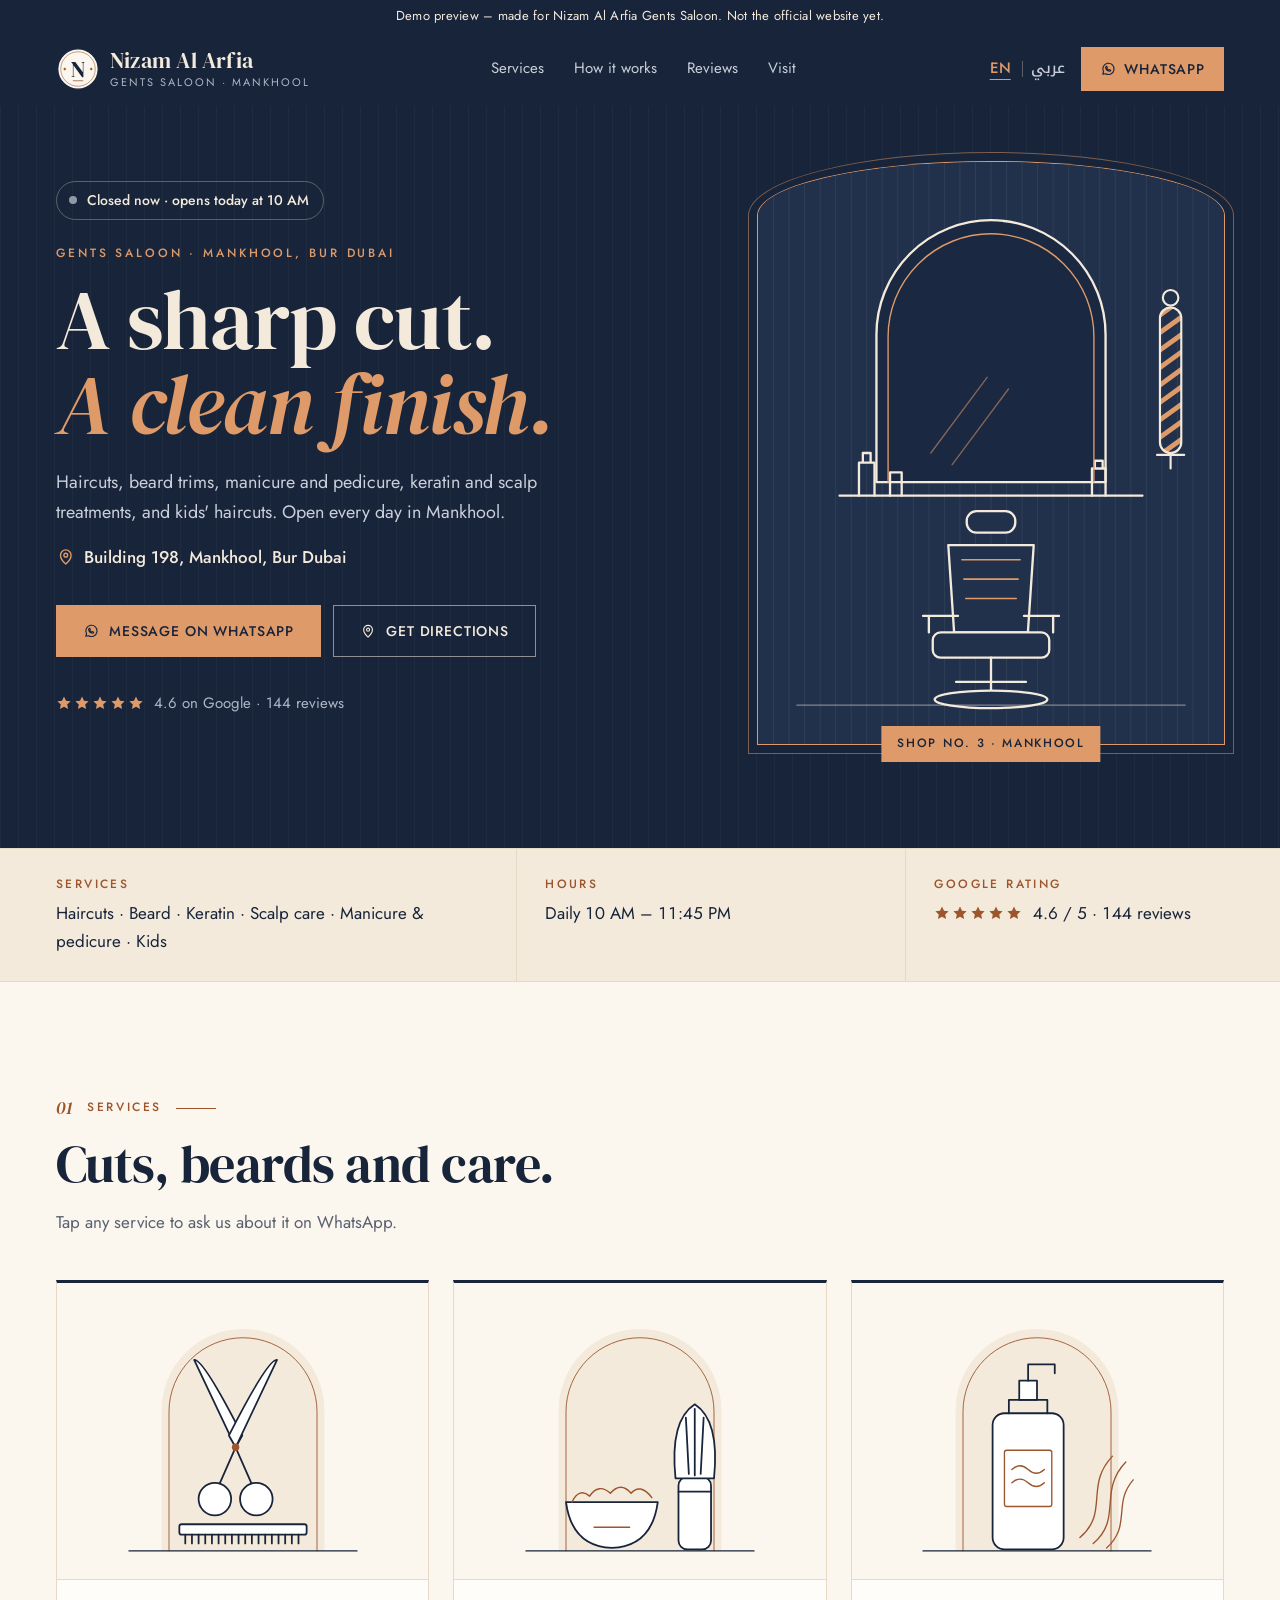
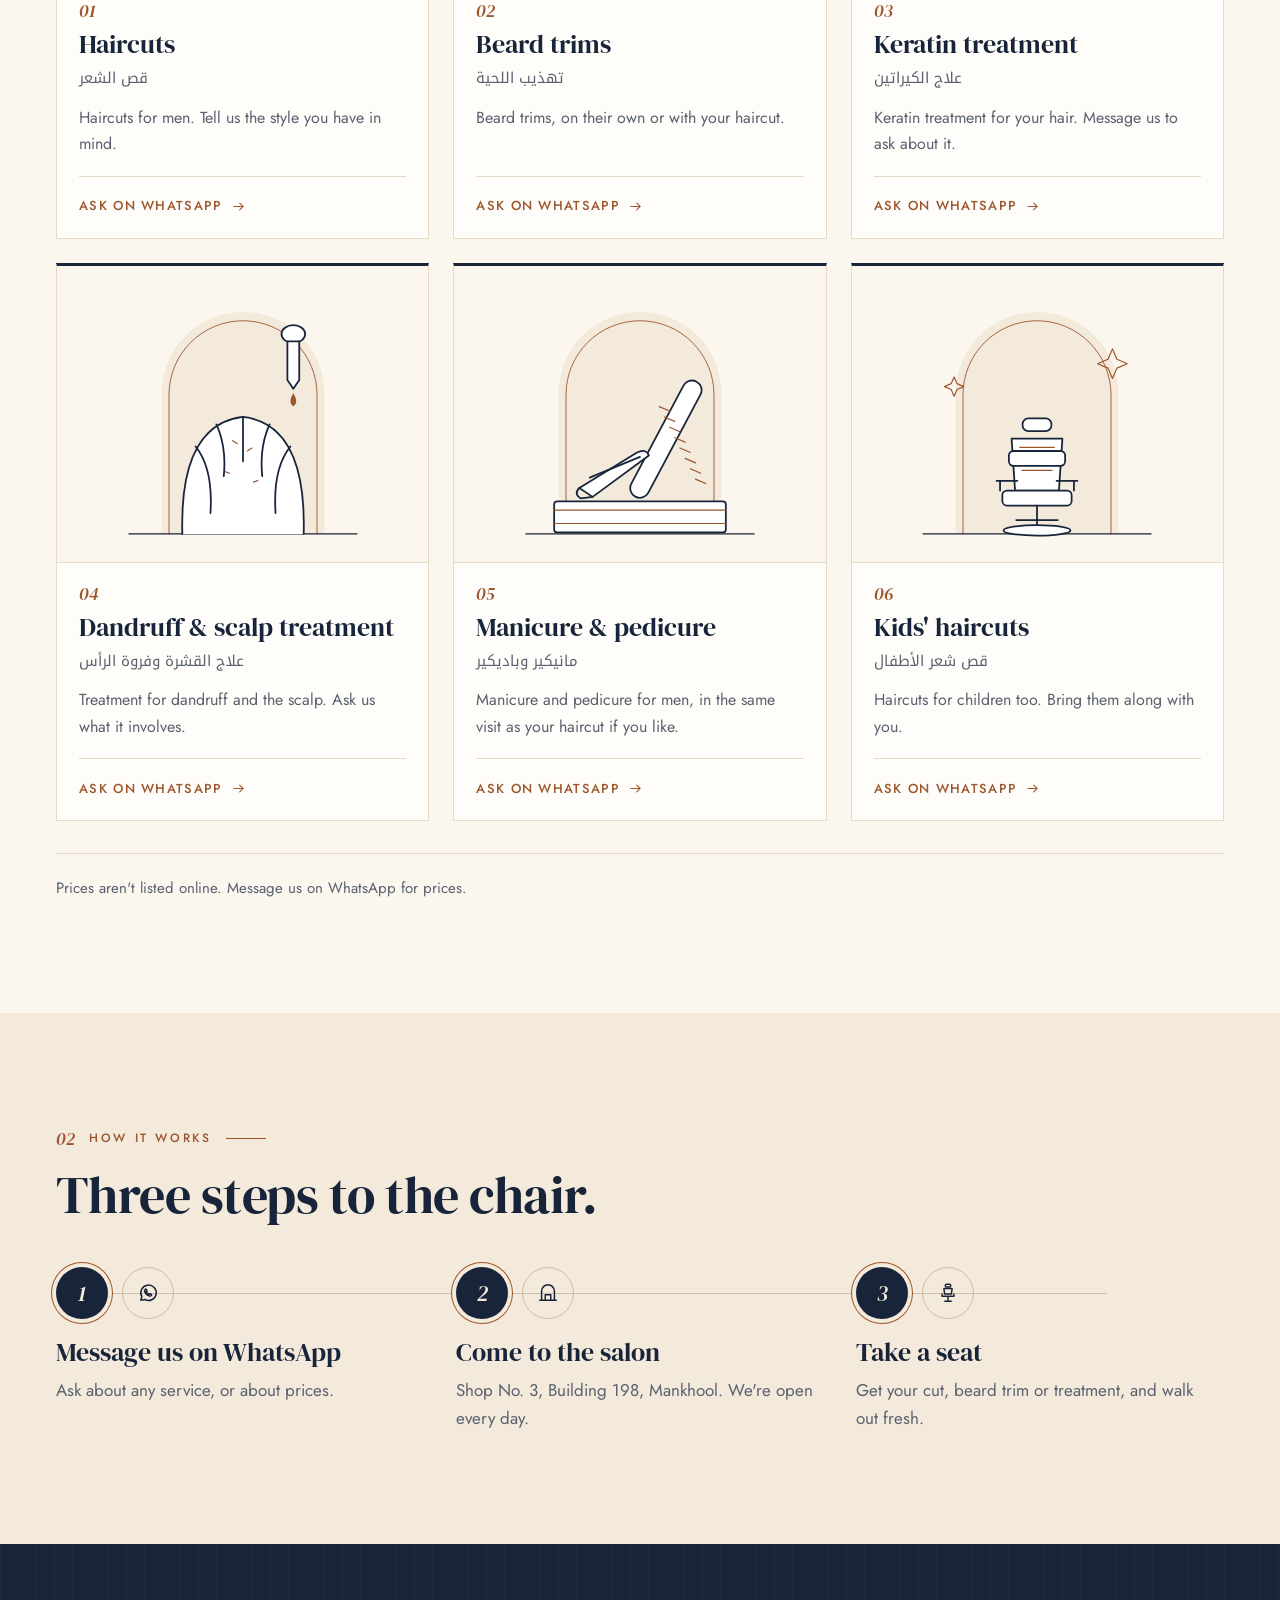
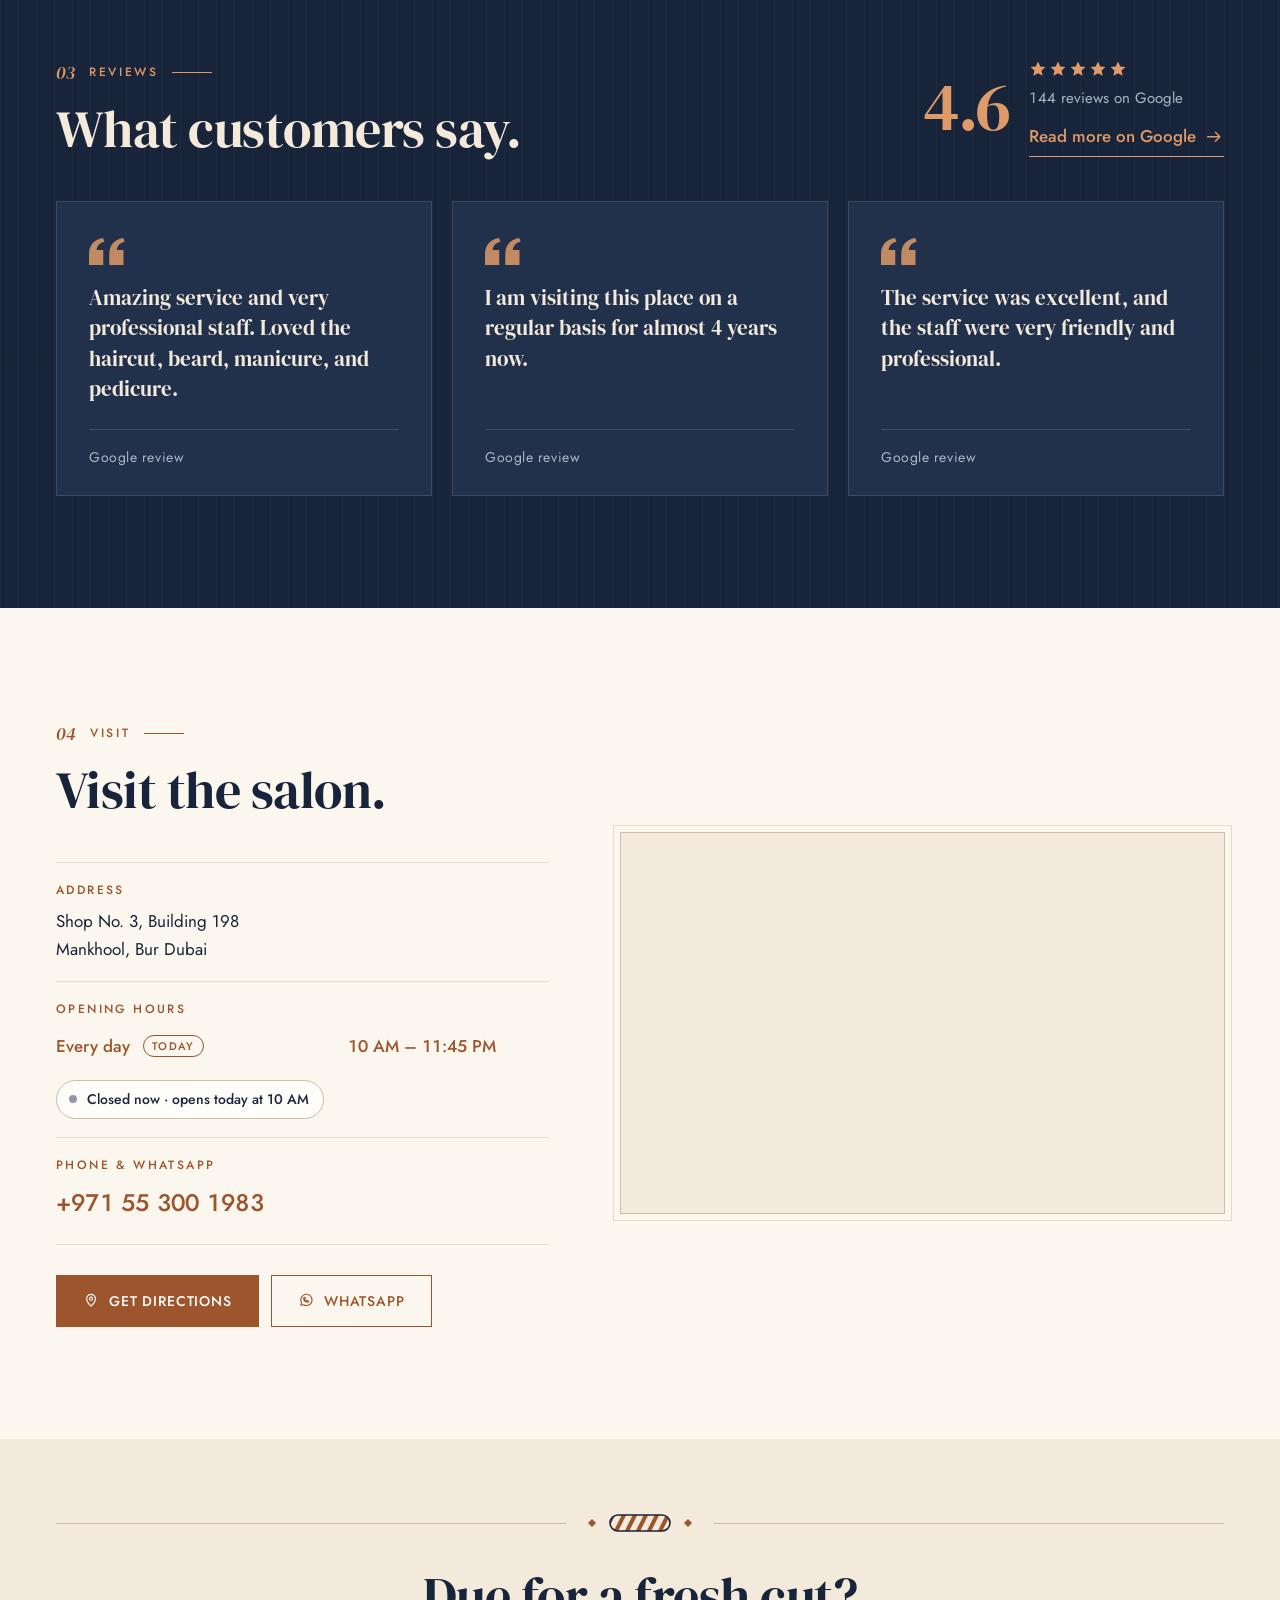
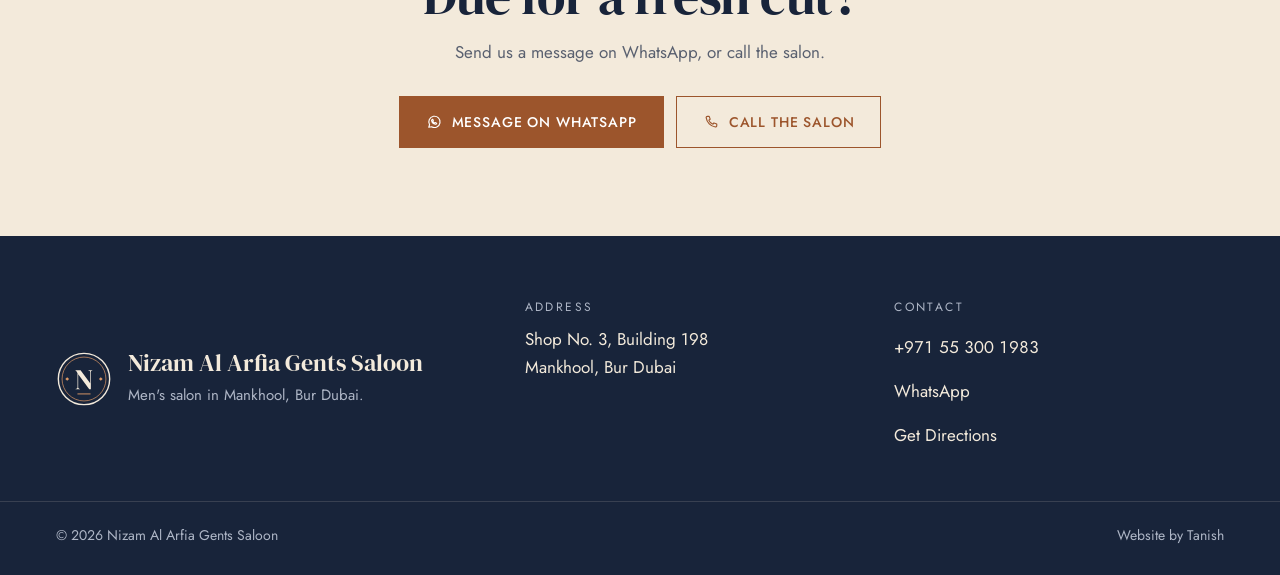
<file: index.html>
<!doctype html>
<html lang="en" dir="ltr">
<head>
  <meta charset="utf-8">
  <meta name="viewport" content="width=device-width, initial-scale=1, viewport-fit=cover">
  <title>Nizam Al Arfia Gents Saloon · Men’s salon in Mankhool, Bur Dubai</title>
  <meta name="description" content="Men’s salon in Mankhool, Bur Dubai: haircuts, beard trims, keratin and scalp treatments, manicure, pedicure and kids’ haircuts. Open every day. Rated 4.6 on Google.">
  <meta name="robots" content="noindex">
  <meta name="theme-color" content="#18243A">

  <link rel="icon" href="images/logo.svg" type="image/svg+xml">
  <link rel="apple-touch-icon" href="images/apple-touch-icon.png">

  <!-- Social sharing (WhatsApp, iMessage, X…). WhatsApp previews don't run JavaScript, so these are plain text. -->
  <meta property="og:type" content="website">
  <meta property="og:site_name" content="Nizam Al Arfia Gents Saloon">
  <meta property="og:title" content="Nizam Al Arfia Gents Saloon · Mankhool, Bur Dubai">
  <meta property="og:description" content="Haircuts, beard trims, keratin and scalp treatments, manicure, pedicure and kids’ haircuts. Open every day. 4.6 on Google.">
  <meta property="og:url" content="https://tanish0212.github.io/nizam-salon-demo/">
  <meta property="og:image" content="https://tanish0212.github.io/nizam-salon-demo/images/og-image.jpg">
  <meta property="og:image:secure_url" content="https://tanish0212.github.io/nizam-salon-demo/images/og-image.jpg">
  <meta property="og:image:type" content="image/jpeg">
  <meta property="og:image:width" content="1200">
  <meta property="og:image:height" content="630">
  <meta property="og:image:alt" content="Nizam Al Arfia Gents Saloon, a men’s salon in Mankhool, Bur Dubai">
  <meta name="twitter:card" content="summary_large_image">
  <meta name="twitter:title" content="Nizam Al Arfia Gents Saloon · Mankhool, Bur Dubai">
  <meta name="twitter:description" content="Haircuts, beard trims, keratin and scalp treatments, manicure, pedicure and kids’ haircuts. Open every day. 4.6 on Google.">
  <meta name="twitter:image" content="https://tanish0212.github.io/nizam-salon-demo/images/og-image.jpg">

  <link rel="preconnect" href="https://fonts.googleapis.com">
  <link rel="preconnect" href="https://fonts.gstatic.com" crossorigin>
  <!-- Fonts load without blocking the first paint -->
  <link rel="preload" as="style" href="https://fonts.googleapis.com/css2?family=DM+Serif+Display:ital@0;1&amp;family=Jost:wght@400;500;600&amp;family=Noto+Kufi+Arabic:wght@400;500;600&amp;display=swap">
  <link rel="stylesheet" href="https://fonts.googleapis.com/css2?family=DM+Serif+Display:ital@0;1&amp;family=Jost:wght@400;500;600&amp;family=Noto+Kufi+Arabic:wght@400;500;600&amp;display=swap" media="print" onload="this.media='all'">
  <noscript><link rel="stylesheet" href="https://fonts.googleapis.com/css2?family=DM+Serif+Display:ital@0;1&amp;family=Jost:wght@400;500;600&amp;family=Noto+Kufi+Arabic:wght@400;500;600&amp;display=swap"></noscript>
  <link rel="stylesheet" href="style.css">
</head>
<body>
  <a class="skip-link" href="#main" data-t="skip">Skip to content</a>

  <!-- DEMO BANNER: delete this line (or set SHOP.showDemoBanner = false) when the site goes live -->
  <p class="demo-banner" data-t="demoBanner">Demo preview – made for Nizam Al Arfia Gents Saloon. Not the official website yet.</p>

  <header class="site-header">
    <div class="container header-inner">
      <a class="brand" href="#top">
        <img class="brand-mark" src="images/logo.svg" width="44" height="44" alt="">
        <span class="brand-word">
          <span class="brand-name" data-t="brandName">Nizam Al Arfia</span>
          <span class="brand-sub" data-t="brandSub">Gents Saloon · Mankhool</span>
        </span>
        <span class="visually-hidden" data-shop="name">Nizam Al Arfia Gents Saloon</span>
      </a>
      <nav class="nav" data-t-aria="navLabel" aria-label="Main">
        <a href="#services" data-t="navServices">Services</a>
        <a href="#how" data-t="navHow">How it works</a>
        <a href="#reviews" data-t="navReviews">Reviews</a>
        <a href="#visit" data-t="navVisit">Visit</a>
      </nav>
      <div class="header-actions">
        <div class="lang-toggle" role="group" data-t-aria="langLabel" aria-label="Language">
          <button type="button" data-lang="en" lang="en" aria-pressed="true">EN</button>
          <span class="lang-sep" aria-hidden="true"></span>
          <button type="button" data-lang="ar" lang="ar" aria-pressed="false">عربي</button>
        </div>
        <a class="btn btn-primary btn-sm js-wa" href="https://wa.me/971553001983?text=Hello%20Nizam%20Al%20Arfia%2C%20I%20found%20you%20on%20your%20website%20and%20I%27d%20like%20to%20ask%20about%20your%20services." target="_blank" rel="noopener" data-t-aria="waAria" aria-label="Message Nizam Al Arfia Gents Saloon on WhatsApp">
          <svg class="icon" viewBox="0 0 24 24" width="18" height="18" aria-hidden="true"><use href="#i-wa"/></svg>
          <span class="label-long" data-t="waShort">WhatsApp</span>
        </a>
      </div>
    </div>
  </header>

  <main id="main">
    <!-- HERO -->
    <section class="hero" id="top" aria-labelledby="hero-title">
      <div class="container hero-grid">
        <div class="hero-copy">
          <p class="status js-status reveal"><span class="status-dot" aria-hidden="true"></span><span class="status-text"></span></p>
          <p class="eyebrow reveal" data-t="heroEyebrow">Nizam Al Arfia Gents Saloon</p>
          <h1 class="hero-title js-hero-title" id="hero-title">A sharp cut. A clean finish.</h1>
          <p class="lead reveal" data-t="heroSub"></p>
          <p class="place reveal">
            <svg class="icon" viewBox="0 0 24 24" width="18" height="18" aria-hidden="true"><use href="#i-pin"/></svg>
            <span data-t="heroPlace">Building 198, Mankhool, Bur Dubai</span>
          </p>
          <div class="actions reveal">
            <a class="btn btn-primary js-wa" href="https://wa.me/971553001983?text=Hello%20Nizam%20Al%20Arfia%2C%20I%20found%20you%20on%20your%20website%20and%20I%27d%20like%20to%20ask%20about%20your%20services." target="_blank" rel="noopener">
              <svg class="icon" viewBox="0 0 24 24" width="20" height="20" aria-hidden="true"><use href="#i-wa"/></svg>
              <span data-t="waCta">Message on WhatsApp</span><span class="visually-hidden js-newtab"></span>
            </a>
            <a class="btn btn-ghost js-dir" href="https://www.google.com/maps/search/?api=1&amp;query=Nizam+Al+Arfia+Gents+Saloon+Mankhool+Bur+Dubai" target="_blank" rel="noopener">
              <svg class="icon" viewBox="0 0 24 24" width="20" height="20" aria-hidden="true"><use href="#i-pin"/></svg>
              <span data-t="directions">Get Directions</span><span class="visually-hidden js-newtab"></span>
            </a>
          </div>
          <a class="rating js-rating js-reviews reveal" href="#reviews"></a>
        </div>
        <figure class="hero-media reveal">
          <div class="frame">
            <img class="js-img" data-img="hero" src="images/barber-chair.svg" alt="" width="480" height="600" fetchpriority="high">
          </div>
          <figcaption class="media-caption" data-t="heroCaption">Shop No. 3 · Mankhool</figcaption>
        </figure>
      </div>
    </section>

    <!-- QUICK FACTS -->
    <section class="strip" data-t-aria="stripAria" aria-label="Quick facts">
      <div class="container strip-grid">
        <div class="strip-item">
          <span class="strip-label" data-t="stripServicesLabel">Services</span>
          <span class="strip-value" data-t="stripServices"></span>
        </div>
        <div class="strip-item">
          <span class="strip-label" data-t="stripHoursLabel">Hours</span>
          <span class="strip-value js-strip-hours"></span>
        </div>
        <div class="strip-item">
          <span class="strip-label" data-t="stripRatingLabel">Google rating</span>
          <span class="strip-value"><span class="js-stars"></span> <span class="num" data-t="stripRating"></span></span>
        </div>
      </div>
    </section>

    <!-- SERVICES -->
    <section class="section" id="services" aria-labelledby="services-title">
      <div class="container">
        <header class="section-head reveal">
          <p class="kicker"><span class="kicker-num">01</span><span data-t="servicesKicker">Services</span></p>
          <h2 id="services-title" data-t="servicesTitle">Cuts, beards and care.</h2>
          <p class="section-intro" data-t="servicesIntro"></p>
        </header>
        <ul class="services js-services" role="list"></ul>
        <p class="quote-note reveal" data-t="quoteNote"></p>
      </div>
    </section>

    <!-- HOW IT WORKS -->
    <section class="section section-alt" id="how" aria-labelledby="how-title">
      <div class="container">
        <header class="section-head reveal">
          <p class="kicker"><span class="kicker-num">02</span><span data-t="howKicker">How it works</span></p>
          <h2 id="how-title" data-t="howTitle">Three simple steps.</h2>
        </header>
        <ol class="steps js-steps" role="list"></ol>
      </div>
    </section>

    <!-- REVIEWS -->
    <section class="section section-reviews" id="reviews" aria-labelledby="reviews-title">
      <div class="container">
        <div class="reviews-head reveal">
          <div>
            <p class="kicker"><span class="kicker-num">03</span><span data-t="reviewsKicker">Reviews</span></p>
            <h2 id="reviews-title" data-t="reviewsTitle">In our customers' words.</h2>
          </div>
          <div class="score">
            <span class="score-value js-score" lang="en" dir="ltr">4.6</span>
            <div class="score-meta">
              <span class="js-stars score-stars"></span>
              <span class="score-count num" data-t="basedOn">144 reviews on Google</span>
              <a class="text-link js-reviews" href="#reviews">
                <span data-t="readMore">Read more on Google</span><span class="visually-hidden js-newtab"></span>
                <svg class="icon icon-arrow" viewBox="0 0 24 24" width="18" height="18" aria-hidden="true"><use href="#i-arrow"/></svg>
              </a>
            </div>
          </div>
        </div>
        <ul class="reviews js-reviews-list" role="list"></ul>
      </div>
    </section>

    <!-- VISIT -->
    <section class="section section-visit" id="visit" aria-labelledby="visit-title">
      <div class="container visit-grid">
        <div class="visit-copy">
          <header class="section-head reveal">
            <p class="kicker"><span class="kicker-num">04</span><span data-t="visitKicker">Visit</span></p>
            <h2 id="visit-title" data-t="visitTitle">Find us.</h2>
          </header>
          <dl class="visit-info reveal">
            <div>
              <dt data-t="addressLabel">Address</dt>
              <dd><address class="js-address"></address></dd>
            </div>
            <div>
              <dt data-t="hoursLabel">Opening hours</dt>
              <dd>
                <table class="hours js-hours"></table>
                <span class="status status--inline js-status"><span class="status-dot" aria-hidden="true"></span><span class="status-text"></span></span>
              </dd>
            </div>
            <div>
              <dt data-t="phoneLabel">Phone &amp; WhatsApp</dt>
              <dd><a class="phone-link js-tel js-phone" href="tel:+971553001983">+971 55 300 1983</a></dd>
            </div>
          </dl>
          <div class="actions reveal">
            <a class="btn btn-primary js-dir" href="https://www.google.com/maps/search/?api=1&amp;query=Nizam+Al+Arfia+Gents+Saloon+Mankhool+Bur+Dubai" target="_blank" rel="noopener">
              <svg class="icon" viewBox="0 0 24 24" width="20" height="20" aria-hidden="true"><use href="#i-pin"/></svg>
              <span data-t="directions">Get Directions</span><span class="visually-hidden js-newtab"></span>
            </a>
            <a class="btn btn-ghost js-wa" href="https://wa.me/971553001983?text=Hello%20Nizam%20Al%20Arfia%2C%20I%20found%20you%20on%20your%20website%20and%20I%27d%20like%20to%20ask%20about%20your%20services." target="_blank" rel="noopener">
              <svg class="icon" viewBox="0 0 24 24" width="20" height="20" aria-hidden="true"><use href="#i-wa"/></svg>
              <span data-t="waShort">WhatsApp</span><span class="visually-hidden js-newtab"></span>
            </a>
          </div>
        </div>
        <div class="map reveal">
          <iframe class="js-map" title="Map" width="600" height="380" loading="lazy" referrerpolicy="no-referrer-when-downgrade" allowfullscreen></iframe>
        </div>
      </div>
    </section>

    <!-- CLOSING CTA -->
    <section class="cta-band" aria-labelledby="cta-title">
      <div class="container cta-inner reveal">
        <div class="motif" aria-hidden="true"><svg viewBox="0 0 120 24" width="120" height="24"><defs><clipPath id="mc"><rect x="30" y="4" width="60" height="16" rx="8"/></clipPath></defs><g clip-path="url(#mc)" stroke="currentColor" stroke-width="4"><path d="M22 26l14-28"/><path d="M33 26l14-28"/><path d="M44 26l14-28"/><path d="M55 26l14-28"/><path d="M66 26l14-28"/><path d="M77 26l14-28"/><path d="M88 26l14-28"/><path d="M99 26l14-28"/></g><rect x="30" y="4" width="60" height="16" rx="8" fill="none" stroke="#18243A" stroke-width="1.6"/><g fill="currentColor"><path d="M8 12l4-4 4 4-4 4Z"/><path d="M104 12l4-4 4 4-4 4Z"/></g></svg></div>
        <h2 id="cta-title" class="cta-title" data-t="ctaTitle"></h2>
        <p class="cta-sub" data-t="ctaSub"></p>
        <div class="actions actions--center">
          <a class="btn btn-primary js-wa" href="https://wa.me/971553001983?text=Hello%20Nizam%20Al%20Arfia%2C%20I%20found%20you%20on%20your%20website%20and%20I%27d%20like%20to%20ask%20about%20your%20services." target="_blank" rel="noopener">
            <svg class="icon" viewBox="0 0 24 24" width="20" height="20" aria-hidden="true"><use href="#i-wa"/></svg>
            <span data-t="waCta">Message on WhatsApp</span><span class="visually-hidden js-newtab"></span>
          </a>
          <a class="btn btn-ghost js-tel" href="tel:+971553001983">
            <svg class="icon" viewBox="0 0 24 24" width="20" height="20" aria-hidden="true"><use href="#i-phone"/></svg>
            <span data-t="callCta">Call us</span>
          </a>
        </div>
      </div>
    </section>
  </main>

  <footer class="site-footer">
    <div class="container footer-grid">
      <div class="footer-brand">
        <img src="images/logo-light.svg" width="56" height="56" alt="">
        <div>
          <p class="footer-name" data-t="footerName">Nizam Al Arfia Gents Saloon</p>
          <p class="footer-tag" data-t="footerTag"></p>
        </div>
      </div>
      <div class="footer-col">
        <p class="footer-label" data-t="addressLabel">Address</p>
        <address class="js-address"></address>
      </div>
      <div class="footer-col">
        <p class="footer-label" data-t="footerContact">Contact</p>
        <p><a class="js-tel js-phone" href="tel:+971553001983">+971 55 300 1983</a></p>
        <p><a class="js-wa" href="https://wa.me/971553001983?text=Hello%20Nizam%20Al%20Arfia%2C%20I%20found%20you%20on%20your%20website%20and%20I%27d%20like%20to%20ask%20about%20your%20services." target="_blank" rel="noopener"><span data-t="waShort">WhatsApp</span><span class="visually-hidden js-newtab"></span></a></p>
        <p><a class="js-dir" href="https://www.google.com/maps/search/?api=1&amp;query=Nizam+Al+Arfia+Gents+Saloon+Mankhool+Bur+Dubai" target="_blank" rel="noopener"><span data-t="directions">Get Directions</span><span class="visually-hidden js-newtab"></span></a></p>
      </div>
    </div>
    <div class="container footer-bottom">
      <p>© <span class="js-year num"></span> <span lang="en" data-shop="name">Nizam Al Arfia Gents Saloon</span></p>
      <p data-t="credit">Website by Tanish</p>
    </div>
  </footer>

  <a class="fab js-wa" href="https://wa.me/971553001983?text=Hello%20Nizam%20Al%20Arfia%2C%20I%20found%20you%20on%20your%20website%20and%20I%27d%20like%20to%20ask%20about%20your%20services." target="_blank" rel="noopener" data-t-aria="waAria" aria-label="Message Nizam Al Arfia Gents Saloon on WhatsApp">
    <svg viewBox="0 0 24 24" width="28" height="28" aria-hidden="true"><use href="#i-wa"/></svg>
  </a>

  <!-- Icon set (drawn for this site, stroke only) -->
  <svg width="0" height="0" style="position:absolute" aria-hidden="true" focusable="false">
    <symbol id="i-wa" viewBox="0 0 24 24"><g fill="none" stroke="currentColor" stroke-width="1.7" stroke-linecap="round" stroke-linejoin="round"><path d="M4.2 19.8l1.1-3.9A8.4 8.4 0 1 1 8.4 19z"/><path d="M9 8.3c.2-.5.6-.6 1-.5l.9 2-.7.9c.5 1.2 1.5 2.2 2.8 2.8l.9-.7 2 .9c.1.4 0 .8-.5 1.1-.9.6-2.1.6-3.6-.2a8.4 8.4 0 0 1-2.9-2.9c-.8-1.5-.8-2.7.1-3.4z"/></g></symbol>
    <symbol id="i-pin" viewBox="0 0 24 24"><g fill="none" stroke="currentColor" stroke-width="1.7" stroke-linecap="round" stroke-linejoin="round"><path d="M12 21s-6.5-5.8-6.5-11a6.5 6.5 0 0 1 13 0c0 5.2-6.5 11-6.5 11Z"/><circle cx="12" cy="10" r="2.3"/></g></symbol>
    <symbol id="i-phone" viewBox="0 0 24 24"><path fill="none" stroke="currentColor" stroke-width="1.7" stroke-linecap="round" stroke-linejoin="round" d="M6.6 3.5h2.6l1.5 4.2-2 1.4a10.6 10.6 0 0 0 6.2 6.2l1.4-2 4.2 1.5v2.6a1.9 1.9 0 0 1-2 1.9A16.2 16.2 0 0 1 4.7 5.5a1.9 1.9 0 0 1 1.9-2Z"/></symbol>
    <symbol id="i-arrow" viewBox="0 0 24 24"><path fill="none" stroke="currentColor" stroke-width="1.7" stroke-linecap="round" stroke-linejoin="round" d="M4.5 12h15M14 6.5l5.5 5.5-5.5 5.5"/></symbol>
    <symbol id="i-store" viewBox="0 0 24 24"><g fill="none" stroke="currentColor" stroke-width="1.6" stroke-linecap="round" stroke-linejoin="round"><path d="M5 20V10a7 7 0 0 1 14 0v10M3 20h18"/><path d="M9 20v-6h6v6"/></g></symbol>
    <symbol id="i-chair" viewBox="0 0 24 24"><g fill="none" stroke="currentColor" stroke-width="1.6" stroke-linecap="round" stroke-linejoin="round"><rect x="9" y="2.5" width="6" height="3" rx="1.5"/><path d="M7.5 7h9l-.8 6H8.3Z"/><path d="M6 15.5h12M5.5 13v2.5M18.5 13v2.5M12 15.5V20M8.5 21h7"/></g></symbol>
  </svg>

  <noscript>
    <div class="noscript">Nizam Al Arfia Gents Saloon · Shop No. 3, Building 198, Mankhool, Bur Dubai · <a href="https://wa.me/971553001983">WhatsApp +971 55 300 1983</a></div>
  </noscript>

  <script src="script.js"></script>
</body>
</html>
</file>
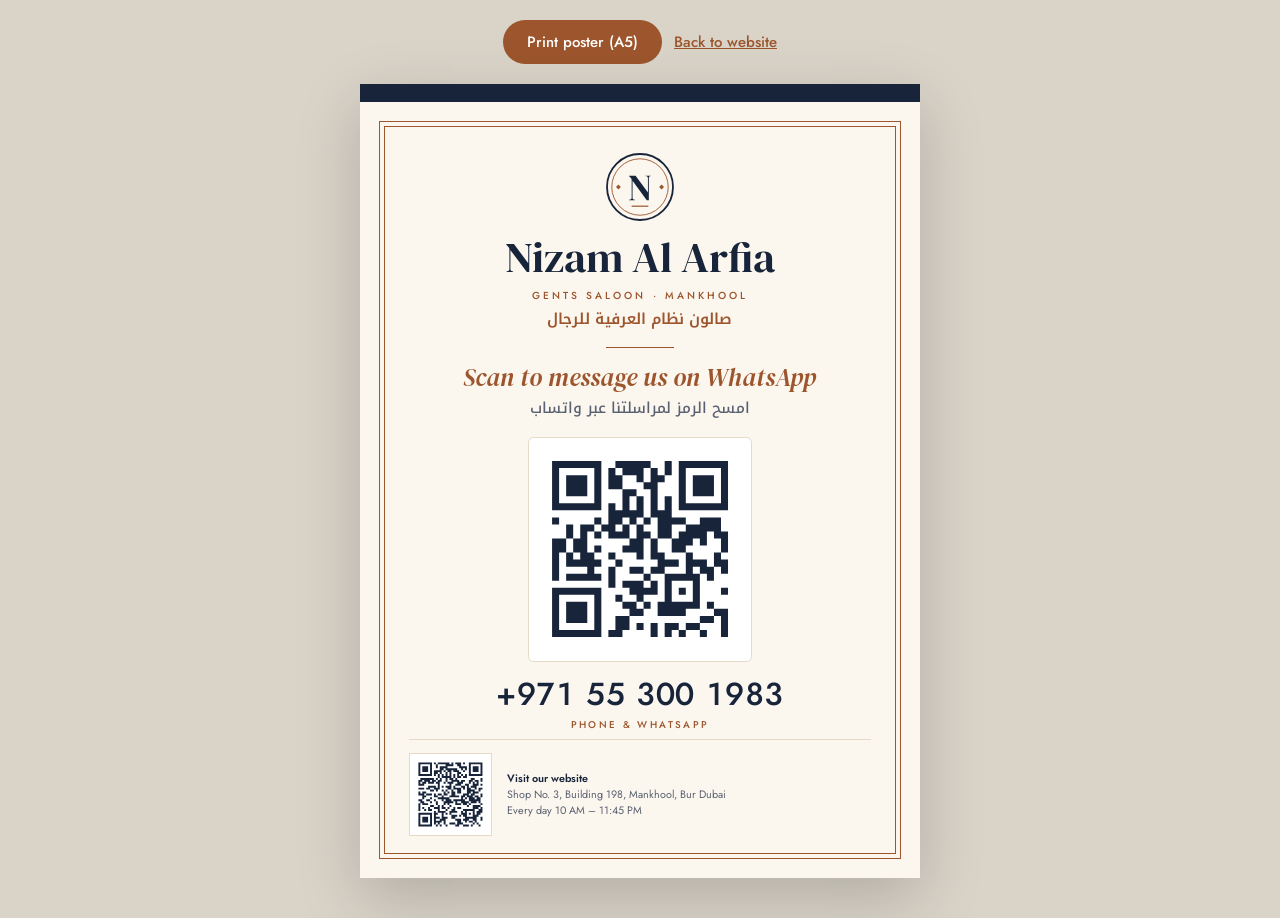
<file: poster.html>
<!doctype html>
<html lang="en">
<head>
  <meta charset="utf-8">
  <meta name="viewport" content="width=device-width, initial-scale=1">
  <meta name="robots" content="noindex">
  <title>Counter poster · Nizam Al Arfia Gents Saloon</title>
  <link rel="icon" href="images/logo.svg" type="image/svg+xml">
  <link rel="preconnect" href="https://fonts.googleapis.com">
  <link rel="preconnect" href="https://fonts.gstatic.com" crossorigin>
  <link rel="stylesheet" href="https://fonts.googleapis.com/css2?family=DM+Serif+Display:ital@0;1&family=Jost:wght@400;500;600&family=Noto+Kufi+Arabic:wght@400;500;600&display=swap">
  <style>
    /* Printable A5 counter poster. Print with "Margins: none" and "Background graphics" on.
       QR codes are static inline SVG, generated locally with segno (see README). */
    @page { size: A5 portrait; margin: 0; }
    * { box-sizing: border-box; }
    html, body { margin: 0; }
    body { background: #D9D3C8; font-family: "Jost", Arial, sans-serif; color: #18243A; -webkit-print-color-adjust: exact; print-color-adjust: exact; }
    .toolbar { display: flex; justify-content: center; flex-wrap: wrap; gap: 12px; padding: 20px 16px 0; }
    .toolbar button { font: 500 15px "Jost", Arial, sans-serif; padding: 0 24px; min-height: 44px; border: 0; border-radius: 999px; background: #9C552C; color: #fff; cursor: pointer; }
    .toolbar a { font: 500 15px "Jost", Arial, sans-serif; color: #9C552C; align-self: center; min-height: 44px; display: inline-flex; align-items: center; }
    .sheet {
      width: 148mm; height: 210mm; margin: 20px auto 40px; background: #FBF6EE;
      padding: 13mm 13mm 11mm; display: flex; flex-direction: column; align-items: center; text-align: center;
      position: relative; box-shadow: 0 20px 60px rgba(0,0,0,.18); overflow: hidden;
      font-variant-numeric: lining-nums;
    }
    .logo { width: 19mm; height: 19mm; position: relative; }
    .name { margin: 3.5mm 0 0; font: 400 11.5mm/1 "DM Serif Display", Georgia, serif; position: relative; }
    .sub { margin: 2.2mm 0 0; font: 500 2.7mm "Jost", Arial, sans-serif; letter-spacing: .3em; text-transform: uppercase; color: #9C552C; position: relative; }
    .ar-name { margin: 1.6mm 0 0; font: 600 4mm/1.4 "Noto Kufi Arabic", sans-serif; color: #9C552C; position: relative; }
    .rule { width: 18mm; height: 0; border-top: 0.35mm solid #9C552C; margin: 4.5mm 0 4mm; position: relative; }
    .cta { margin: 0; font: italic 400 6.6mm/1.15 "DM Serif Display", Georgia, serif; color: #9C552C; position: relative; }
    .cta-ar { margin: 1.6mm 0 0; font: 500 4mm/1.45 "Noto Kufi Arabic", sans-serif; color: #5A6170; position: relative; }
    .qr-box { margin-top: 4.5mm; padding: 2.5mm; background: #fff; border: 0.3mm solid #E6DAC6; border-radius: 1.5mm; position: relative; }
    .qr { display: block; width: 54mm; height: 54mm; }
    .phone { margin: 4.5mm 0 0; font: 500 8.4mm/1 "Jost", Arial, sans-serif; letter-spacing: .02em; font-variant-numeric: lining-nums tabular-nums; position: relative; }
    .phone-label { margin: 1.6mm 0 0; font: 500 2.6mm "Jost", Arial, sans-serif; letter-spacing: .24em; text-transform: uppercase; color: #9C552C; position: relative; }
    .foot {
      margin-top: auto; width: 100%; display: flex; align-items: center; gap: 4mm; text-align: start;
      padding-top: 3.5mm; border-top: 0.25mm solid #E6DAC6; position: relative;
    }
    .qr-small { display: block; width: 19mm; height: 19mm; flex: none; background: #fff; padding: 1.2mm; box-sizing: content-box; border: 0.25mm solid #E6DAC6; }
    .foot p { margin: 0; font: 400 2.85mm/1.45 "Jost", Arial, sans-serif; color: #5A6170; }
    .foot b { font-weight: 600; color: #18243A; }
    .sheet::before { content: ''; position: absolute; inset: 5mm; border: .3mm solid #9C552C; outline: .3mm solid #9C552C; outline-offset: -1.6mm; pointer-events: none; }
    .sheet { border-top: 5mm solid #18243A; }
    @media print {
      body { background: none; }
      .toolbar { display: none; }
      .sheet { margin: 0; box-shadow: none; }
    }
    @media screen and (max-width: 600px) {
      .sheet { zoom: .62; }
    }
  </style>
</head>
<body>
  <div class="toolbar">
    <button type="button" onclick="window.print()">Print poster (A5)</button>
    <a href="./">Back to website</a>
  </div>

  <main class="sheet">

    <img class="logo" src="images/logo.svg" alt="Nizam Al Arfia Gents Saloon logo">
    <h1 class="name">Nizam Al Arfia</h1>
    <p class="sub">Gents Saloon · Mankhool</p>
    <p class="ar-name" lang="ar" dir="rtl">صالون نظام العرفية للرجال</p>
    <div class="rule"></div>
    <p class="cta">Scan to message us on WhatsApp</p>
    <p class="cta-ar" lang="ar" dir="rtl">امسح الرمز لمراسلتنا عبر واتساب</p>
    <div class="qr-box">
      <svg role="img" aria-label="QR code that opens a WhatsApp chat with Nizam Al Arfia Gents Saloon" viewBox="0 0 29 29" class="qr"><path class="qrline" stroke="#18243a" d="M2 2.5h7m2 0h5m2 0h1m1 0h7m-25 1h1m5 0h1m1 0h1m1 0h3m1 0h1m1 0h1m1 0h1m5 0h1m-25 1h1m1 0h3m1 0h1m1 0h2m2 0h1m1 0h2m2 0h1m1 0h3m1 0h1m-25 1h1m1 0h3m1 0h1m1 0h2m3 0h2m3 0h1m1 0h3m1 0h1m-25 1h1m1 0h3m1 0h1m3 0h2m2 0h1m3 0h1m1 0h3m1 0h1m-25 1h1m5 0h1m3 0h1m1 0h1m1 0h1m1 0h1m1 0h1m5 0h1m-25 1h7m1 0h1m1 0h1m1 0h1m1 0h1m1 0h1m1 0h7m-17 1h5m1 0h3m-17 1h1m5 0h1m1 0h2m1 0h1m1 0h1m1 0h4m2 0h3m-22 1h1m1 0h2m1 0h2m1 0h1m1 0h1m2 0h2m2 0h5m-22 1h1m1 0h1m1 0h1m1 0h3m1 0h2m1 0h2m1 0h4m1 0h2m-25 1h2m1 0h2m6 0h2m1 0h1m2 0h3m1 0h1m2 0h1m-25 1h2m1 0h2m1 0h1m3 0h3m1 0h1m2 0h2m5 0h1m-25 1h1m1 0h1m1 0h2m2 0h1m3 0h1m1 0h2m3 0h1m3 0h1m-24 1h1m1 0h5m2 0h1m5 0h3m1 0h3m1 0h2m-25 1h1m4 0h1m2 0h1m2 0h2m1 0h2m3 0h1m1 0h2m1 0h1m-25 1h1m1 0h5m1 0h1m4 0h1m2 0h5m1 0h1m-15 1h1m1 0h3m1 0h1m1 0h1m3 0h1m-21 1h7m4 0h4m1 0h1m1 0h1m1 0h1m3 0h1m-25 1h1m5 0h1m2 0h1m2 0h1m3 0h1m3 0h1m-21 1h1m1 0h3m1 0h1m3 0h2m1 0h1m1 0h6m1 0h1m-23 1h1m1 0h3m1 0h1m4 0h2m2 0h4m4 0h2m-25 1h1m1 0h3m1 0h1m2 0h2m10 0h2m1 0h1m-25 1h1m5 0h1m2 0h2m1 0h1m1 0h1m1 0h2m1 0h2m3 0h1m-25 1h7m1 0h2m4 0h1m1 0h1m1 0h1m2 0h1m2 0h1"/></svg>
    </div>
    <p class="phone">+971 55 300 1983</p>
    <p class="phone-label">Phone &amp; WhatsApp</p>
    <div class="foot">
      <svg role="img" aria-label="QR code that opens the Nizam Al Arfia Gents Saloon website" viewBox="0 0 37 37" class="qr-small"><path class="qrline" stroke="#18243a" d="M2 2.5h7m1 0h1m1 0h6m1 0h1m1 0h3m1 0h1m2 0h7m-33 1h1m5 0h1m2 0h1m4 0h4m2 0h2m4 0h1m5 0h1m-33 1h1m1 0h3m1 0h1m2 0h1m1 0h4m6 0h4m1 0h1m1 0h3m1 0h1m-33 1h1m1 0h3m1 0h1m4 0h2m1 0h6m2 0h1m1 0h1m1 0h1m1 0h3m1 0h1m-33 1h1m1 0h3m1 0h1m1 0h4m1 0h1m1 0h2m1 0h3m2 0h1m2 0h1m1 0h3m1 0h1m-33 1h1m5 0h1m1 0h2m1 0h1m2 0h1m1 0h1m3 0h2m4 0h1m5 0h1m-33 1h7m1 0h1m1 0h1m1 0h1m1 0h1m1 0h1m1 0h1m1 0h1m1 0h1m1 0h1m1 0h7m-23 1h1m1 0h5m1 0h1m1 0h2m1 0h2m-24 1h7m1 0h1m1 0h1m2 0h1m1 0h2m1 0h1m7 0h2m3 0h1m-33 1h2m1 0h3m1 0h2m1 0h2m2 0h1m2 0h4m1 0h2m2 0h2m1 0h2m1 0h1m-33 1h1m1 0h2m1 0h3m1 0h2m2 0h1m1 0h3m2 0h3m3 0h1m1 0h1m1 0h1m-31 1h3m7 0h1m5 0h1m2 0h3m2 0h2m2 0h3m1 0h1m-28 1h4m1 0h1m1 0h1m1 0h3m1 0h1m3 0h2m1 0h1m1 0h3m-30 1h3m1 0h2m2 0h3m4 0h2m1 0h4m1 0h1m1 0h2m2 0h1m1 0h2m-27 1h2m1 0h1m2 0h1m1 0h1m2 0h1m2 0h2m3 0h4m2 0h1m-32 1h1m1 0h2m9 0h1m1 0h1m1 0h2m1 0h2m3 0h2m1 0h3m-31 1h3m1 0h3m1 0h1m1 0h2m1 0h2m2 0h2m4 0h3m1 0h2m3 0h1m-31 1h2m4 0h2m2 0h1m3 0h5m1 0h2m1 0h3m1 0h2m1 0h1m-31 1h1m3 0h1m3 0h6m6 0h1m1 0h1m1 0h3m1 0h2m-32 1h2m2 0h2m2 0h1m3 0h1m1 0h3m1 0h6m2 0h6m-31 1h2m3 0h1m2 0h1m3 0h5m1 0h1m2 0h4m1 0h3m1 0h1m-32 1h1m1 0h3m4 0h1m3 0h1m1 0h1m3 0h3m1 0h2m1 0h1m5 0h1m-33 1h1m5 0h2m2 0h1m1 0h1m3 0h1m8 0h1m2 0h4m-32 1h1m1 0h1m2 0h1m2 0h3m1 0h2m1 0h1m2 0h1m1 0h2m6 0h3m1 0h1m-33 1h1m2 0h1m1 0h2m3 0h1m3 0h1m2 0h2m4 0h6m2 0h2m-25 1h1m1 0h4m2 0h4m2 0h1m1 0h1m3 0h1m1 0h3m-33 1h7m1 0h2m2 0h1m1 0h1m1 0h1m5 0h3m1 0h1m1 0h1m1 0h2m-32 1h1m5 0h1m1 0h1m3 0h1m4 0h3m1 0h1m1 0h2m3 0h3m-31 1h1m1 0h3m1 0h1m1 0h3m1 0h3m2 0h2m5 0h6m2 0h1m-33 1h1m1 0h3m1 0h1m1 0h1m2 0h3m5 0h3m1 0h3m2 0h2m2 0h1m-33 1h1m1 0h3m1 0h1m1 0h4m1 0h1m6 0h2m2 0h1m1 0h2m1 0h1m-30 1h1m5 0h1m1 0h1m1 0h1m2 0h1m2 0h3m1 0h3m5 0h1m1 0h1m-31 1h7m2 0h1m1 0h1m2 0h1m4 0h2m2 0h3m1 0h1m3 0h1"/></svg>
      <p><b>Visit our website</b><br>Shop No. 3, Building 198, Mankhool, Bur Dubai<br>Every day 10 AM – 11:45 PM</p>
    </div>
  </main>
</body>
</html>
</file>
<file: style.css>
/* Nizam Al Arfia Gents Saloon — stylesheet. Deep navy + cream + copper; arched mirror frames, pinstripes, a barber-pole capsule. */

:root {
  --bg: #FBF6EE; --surface: #FFFDF9; --alt: #F3EADB; --line: #E6DAC6; --line-2: #CDBDA3;
  --ink: #18243A; --muted: #5A6170;
  --accent: #9C552C; --accent-hi: #83461F; --on-accent: #FFFFFF;
  --deep: #18243A; --on-deep: #F3EADB; --on-deep-muted: #AEB6C6; --deep-line: rgba(243, 234, 219, .14);
  --star: #9C552C;
  --open: #3E9D6A; --open-ring: rgba(62, 157, 106, .2); --closed: #9098A8;
  --header-bg: #18243A; --card-shadow: 0 24px 40px -30px rgba(24, 36, 58, .5); --fab-shadow: rgba(24, 36, 58, .5);
  --f-display: "DM Serif Display", Georgia, serif;
  --f-body: "Jost", system-ui, -apple-system, "Segoe UI", sans-serif;
  --f-ui: "Jost", system-ui, sans-serif;
  --f-num: "Jost", system-ui, sans-serif;
  --f-quote: "DM Serif Display", Georgia, serif;
  --f-brand: "DM Serif Display", Georgia, serif;
  --f-ar: "Noto Kufi Arabic", "Segoe UI", Tahoma, sans-serif;
  --f-ar-display: "Noto Kufi Arabic", "Segoe UI", Tahoma, sans-serif;
  --gutter: 20px; --max: 1200px; --header-h: 72px; --radius: 0; --btn-radius: 0;
  --ease: cubic-bezier(.2, .65, .2, 1); --svc-cols: 3;
  color-scheme: light;
}

/* =====================================================================
   Base layout (shared structure). The theme block at the end of this
   file gives the site its own look. Mobile-first; logical properties
   (inline/block) so Arabic RTL mirrors automatically.
   ===================================================================== */

*, *::before, *::after { box-sizing: border-box; }

html {
  -webkit-text-size-adjust: 100%;
  text-size-adjust: 100%;
  scroll-padding-top: calc(var(--header-h) + 12px);
}
@media (prefers-reduced-motion: no-preference) {
  html { scroll-behavior: smooth; }
}
html[lang="ar"] {
  --f-display: var(--f-ar-display);
  --f-body: var(--f-ar);
  --f-brand: var(--f-ar-display);
}

body {
  margin: 0;
  background: var(--bg);
  color: var(--ink);
  font: 400 1.0625rem/1.65 var(--f-body);
  -webkit-font-smoothing: antialiased;
  -moz-osx-font-smoothing: grayscale;
  overflow-x: clip;
  font-variant-numeric: lining-nums;
  font-feature-settings: "lnum" 1;
}
html[lang="ar"] body { line-height: 1.8; }

img, svg, iframe { display: block; max-width: 100%; }
img { height: auto; }
a { color: inherit; text-decoration: none; }
p, h1, h2, h3, ul, ol, dl, dd, figure, blockquote { margin: 0; padding: 0; }
ul[role="list"], ol[role="list"] { list-style: none; }
address { font-style: normal; }
button { font: inherit; color: inherit; }
[hidden] { display: none !important; }

::selection { background: var(--accent); color: var(--on-accent); }
:focus-visible { outline: 2px solid var(--accent); outline-offset: 3px; border-radius: 2px; }

.container {
  width: 100%;
  max-width: calc(var(--max) + var(--gutter) * 2);
  margin-inline: auto;
  padding-inline: var(--gutter);
}
@media (min-width: 768px) { :root { --gutter: 40px; } }
@media (min-width: 1280px) { :root { --gutter: 56px; } }

.visually-hidden {
  position: absolute !important;
  width: 1px; height: 1px;
  overflow: hidden; clip: rect(0 0 0 0); clip-path: inset(50%);
  white-space: nowrap;
}
.ltr { unicode-bidi: isolate; direction: ltr; }
.num { font-family: var(--f-num); font-variant-numeric: lining-nums tabular-nums; }

.skip-link {
  position: absolute; inset-inline-start: 12px; top: -60px; z-index: 100;
  background: var(--accent); color: var(--on-accent); padding: 12px 16px; border-radius: var(--radius);
  font-weight: 500;
}
.skip-link:focus { top: 12px; }

/* ---------- Demo banner ---------- */
.demo-banner {
  background: var(--deep);
  color: var(--on-deep);
  text-align: center;
  font-size: .8125rem;
  line-height: 1.45;
  letter-spacing: .02em;
  padding: 7px var(--gutter);
}

/* ---------- Icons ---------- */
.icon { display: inline-flex; flex: none; }
.icon svg, svg.icon { width: 1.15em; height: 1.15em; }
[dir="rtl"] .icon-arrow, [dir="rtl"] .service-link .icon svg { transform: scaleX(-1); }

/* ---------- Buttons ---------- */
.btn {
  display: inline-flex; align-items: center; justify-content: center; gap: 10px;
  min-height: 52px; padding: 0 26px;
  border-radius: var(--btn-radius);
  font: 500 1rem/1 var(--f-body);
  letter-spacing: .02em;
  border: 1px solid transparent;
  transition: background-color .25s var(--ease), color .25s var(--ease), border-color .25s var(--ease), transform .25s var(--ease);
  white-space: nowrap;
}
.btn-primary { background: var(--accent); color: var(--on-accent); }
.btn-primary:hover { background: var(--accent-hi); }
.btn-ghost { border-color: var(--accent); color: var(--accent); background: transparent; }
.btn-ghost:hover { background: var(--accent); color: var(--on-accent); }
.btn:active { transform: translateY(1px); }
.btn-sm { min-height: 44px; padding: 0 16px; font-size: .9375rem; gap: 8px; }

.actions { display: flex; flex-wrap: wrap; gap: 12px; }
.actions--center { justify-content: center; }

.text-link {
  display: inline-flex; align-items: center; gap: 8px;
  min-height: 44px;
  color: var(--accent); font-weight: 500;
  border-bottom: 1px solid currentColor;
  padding-top: 4px;
  transition: gap .25s var(--ease);
}
.text-link:hover { gap: 12px; }

/* ---------- Header ---------- */
.site-header {
  position: sticky; top: 0; z-index: 50;
  background: var(--header-bg);
  border-bottom: 1px solid transparent;
  transition: border-color .3s var(--ease), box-shadow .3s var(--ease);
}
.site-header.is-compact { border-bottom-color: var(--line); }
.header-inner {
  display: flex; align-items: center; justify-content: space-between; gap: 12px;
  min-height: var(--header-h);
}
.brand { display: inline-flex; align-items: center; gap: 10px; min-height: 44px; min-width: 0; }
.brand-mark { width: 40px; height: 40px; flex: none; }
.brand-word { display: flex; flex-direction: column; line-height: 1.1; min-width: 0; }
.brand-name { font: 500 1.25rem/1 var(--f-brand); white-space: nowrap; }
.brand-sub {
  display: none;
  font-size: .6875rem; letter-spacing: .18em; text-transform: uppercase; color: var(--muted);
  margin-top: 5px; white-space: nowrap;
}
html[lang="ar"] .brand-sub { letter-spacing: 0; font-size: .75rem; }

.nav { display: none; }
.header-actions { display: flex; align-items: center; gap: 8px; flex: none; }
.lang-toggle { display: flex; align-items: center; }
.lang-toggle button {
  min-width: 44px; min-height: 44px; padding: 0 8px;
  background: none; border: 0; cursor: pointer;
  font: 500 .9375rem/1 var(--f-ui);
  color: var(--muted);
  border-radius: 2px;
}
.lang-toggle button[lang="ar"] { font-family: var(--f-ar); }
.lang-toggle button[aria-pressed="true"] { color: var(--accent); text-decoration: underline; text-underline-offset: 6px; text-decoration-thickness: 1px; }
.lang-toggle button:hover { color: var(--ink); }
.lang-sep { width: 1px; height: 16px; background: var(--line-2); }

.site-header .btn-sm .label-long { display: none; }
.site-header .btn-sm { width: 44px; padding: 0; }

@media (min-width: 480px) {
  .brand-sub { display: block; }
  .site-header .btn-sm .label-long { display: inline; }
  .site-header .btn-sm { width: auto; padding: 0 18px; }
}
@media (min-width: 768px) {
  .brand-mark { width: 44px; height: 44px; }
}
@media (min-width: 1024px) {
  .nav { display: flex; gap: 2px; }
  .nav a {
    display: inline-flex; align-items: center; min-height: 44px; padding: 0 14px;
    font-size: .9375rem; color: var(--muted);
    transition: color .2s var(--ease);
  }
  .nav a:hover { color: var(--accent); }
}

/* ---------- Shared type ---------- */
.kicker {
  display: inline-flex; align-items: center; gap: 12px;
  font-size: .75rem; font-weight: 500; letter-spacing: .22em; text-transform: uppercase;
  color: var(--accent);
  margin-bottom: 18px;
}
.kicker-num { font-family: var(--f-num); font-size: .75rem; letter-spacing: .1em; }
html[lang="ar"] .kicker { letter-spacing: 0; font-size: .875rem; font-weight: 600; }

h1, h2, h3 { font-family: var(--f-display); font-weight: 500; color: var(--ink); }
h2 {
  font-size: clamp(2.125rem, 1.6rem + 2.4vw, 3.25rem);
  line-height: 1.08; letter-spacing: -.01em;
}
html[lang="ar"] h2 { font-size: clamp(1.75rem, 1.35rem + 1.8vw, 2.5rem); line-height: 1.4; letter-spacing: 0; font-weight: 600; }

.section { padding-block: 80px; }
.section-alt { background: var(--alt); }
@media (min-width: 1024px) { .section { padding-block: 112px; } }

.section-head { margin-bottom: 44px; max-width: 760px; }
.section-intro { margin-top: 16px; color: var(--muted); max-width: 56ch; }

/* ---------- Status badge ---------- */
.status {
  display: inline-flex; align-items: center; gap: 10px;
  font-size: .875rem; font-weight: 500; color: var(--ink);
  padding: 7px 14px 7px 12px;
  border: 1px solid var(--line-2); border-radius: 999px;
  background: var(--surface);
}
.status-dot { width: 8px; height: 8px; border-radius: 50%; background: var(--closed); flex: none; }
.status[data-state="open"] .status-dot { background: var(--open); box-shadow: 0 0 0 4px var(--open-ring); }
.status--inline { margin-top: 14px; }

/* ---------- Hero ---------- */
.hero { padding-block: 32px 64px; position: relative; }
.hero-grid { display: grid; gap: 44px; align-items: center; }
.hero-copy .status { margin-bottom: 24px; }
.eyebrow {
  font-size: .75rem; letter-spacing: .24em; text-transform: uppercase; color: var(--accent); font-weight: 500;
  margin-bottom: 14px;
}
html[lang="ar"] .eyebrow { letter-spacing: 0; font-size: .9375rem; font-weight: 600; }
.hero-title {
  font-size: clamp(2.75rem, 1.9rem + 4.2vw, 5.25rem);
  line-height: 1; letter-spacing: -.015em;
}
.hero-title .line { display: block; }
.hero-title .accent { color: var(--accent); }
html[lang="ar"] .hero-title { font-size: clamp(2.125rem, 1.5rem + 3vw, 3.75rem); line-height: 1.35; letter-spacing: 0; font-weight: 600; }
.lead { margin-top: 22px; font-size: 1.125rem; color: var(--muted); max-width: 46ch; }
.place { display: inline-flex; align-items: center; gap: 8px; margin-top: 16px; font-weight: 500; color: var(--ink); }
.place .icon { color: var(--accent); }
.hero .actions { margin-top: 30px; }
.rating {
  display: inline-flex; align-items: center; gap: 10px; flex-wrap: wrap;
  margin-top: 24px; min-height: 44px;
  font-size: .9375rem; color: var(--muted);
}
.rating:hover span { color: var(--ink); }
.stars { display: inline-flex; gap: 2px; color: var(--star); vertical-align: -2px; }

.hero-media { position: relative; max-width: 420px; width: 100%; margin-inline: auto; }
.frame { position: relative; overflow: hidden; aspect-ratio: 4 / 5; background: var(--alt); }
.frame img { width: 100%; height: 100%; object-fit: cover; }
.frame img[src$=".svg"] { object-fit: contain; }
.media-caption {
  position: absolute; inset-inline-start: 50%; bottom: -18px; transform: translateX(-50%);
  background: var(--surface); border: 1px solid var(--line);
  padding: 8px 16px; border-radius: 999px;
  font-size: .8125rem; letter-spacing: .04em; white-space: nowrap; color: var(--ink);
}
[dir="rtl"] .media-caption { transform: translateX(50%); }

@media (min-width: 768px) {
  .hero { padding-block: 48px 88px; }
  .hero-media { max-width: 440px; }
}
@media (min-width: 1024px) {
  .hero { padding-block: 56px 104px; }
  .hero-grid { grid-template-columns: 1.15fr .85fr; gap: 72px; }
  .hero-media { max-width: none; margin-inline: 0; }
}

/* ---------- Quick facts strip ---------- */
.strip { border-block: 1px solid var(--line); background: var(--surface); }
.strip-grid { display: grid; }
.strip-item { display: flex; flex-direction: column; gap: 4px; padding-block: 20px; border-bottom: 1px solid var(--line); }
.strip-item:last-child { border-bottom: 0; }
.strip-label { font-size: .75rem; letter-spacing: .2em; text-transform: uppercase; color: var(--accent); font-weight: 500; }
html[lang="ar"] .strip-label { letter-spacing: 0; font-size: .875rem; }
.strip-value { font-size: 1rem; color: var(--ink); }
.strip-value .stars { margin-inline-end: 6px; }
.strip-line { display: block; }
@media (min-width: 768px) and (max-width: 1023px) {
  .strip-grid { grid-template-columns: 1fr 1fr; }
  .strip-item:first-child { grid-column: 1 / -1; }
  .strip-item:nth-child(2) { border-bottom: 0; }
  .strip-item:last-child { padding-inline-start: 28px; border-inline-start: 1px solid var(--line); }
}
@media (min-width: 1024px) {
  .strip-grid { grid-template-columns: 1.3fr 1.1fr .9fr; }
  .strip-item { border-bottom: 0; padding: 26px 28px; border-inline-start: 1px solid var(--line); }
  .strip-item:first-child { border-inline-start: 0; padding-inline-start: 0; }
}

/* ---------- Services ---------- */
.services { display: grid; gap: 20px; }
@media (min-width: 600px) { .services { grid-template-columns: repeat(2, 1fr); gap: 24px; } }
@media (min-width: 1100px) { .services { grid-template-columns: repeat(var(--svc-cols, 3), 1fr); } }
.service {
  display: flex; flex-direction: column;
  background: var(--surface);
  border: 1px solid var(--line);
  border-radius: var(--radius);
  overflow: hidden;
  transition: border-color .3s var(--ease), box-shadow .4s var(--ease);
}
.service:hover { border-color: var(--line-2); box-shadow: var(--card-shadow); }
.service-media { aspect-ratio: 5 / 4; background: var(--alt); overflow: hidden; border-bottom: 1px solid var(--line); }
.service-media img { width: 100%; height: 100%; object-fit: cover; transition: transform .8s var(--ease); }
.service-media img[src$=".svg"] { object-fit: contain; }
.service:hover .service-media img { transform: scale(1.03); }
.service-body { display: flex; flex-direction: column; flex: 1; padding: 22px 22px 18px; }
.service-num { font: 500 .75rem/1 var(--f-num); letter-spacing: .14em; color: var(--accent); }
.service-name { margin-top: 10px; font-size: 1.625rem; line-height: 1.15; }
html[lang="ar"] .service-name { font-size: 1.3125rem; line-height: 1.45; font-weight: 600; }
.service-alt { margin-top: 6px; font-size: .9375rem; color: var(--muted); }
.service-alt[lang="ar"] { font-family: var(--f-ar); }
.service-alt[lang="en"] { font-family: var(--f-display); }
[dir="ltr"] .service-alt { text-align: left; }
[dir="rtl"] .service-alt { text-align: right; }
.service-desc { margin-top: 14px; margin-bottom: 18px; color: var(--muted); font-size: 1rem; }
.service-link {
  display: inline-flex; align-items: center; gap: 8px;
  margin-top: auto; padding-top: 16px;
  min-height: 44px;
  color: var(--accent); font-weight: 500; font-size: .9375rem;
  border-top: 1px solid var(--line);
  transition: gap .25s var(--ease);
}
.service-link:hover { gap: 12px; }
.quote-note {
  margin-top: 32px; padding-top: 22px; border-top: 1px solid var(--line);
  color: var(--muted); font-size: .9375rem;
}

/* ---------- Steps ---------- */
.steps { display: grid; gap: 36px; position: relative; }
.step { position: relative; }
.step-mark { display: flex; align-items: center; gap: 14px; margin-bottom: 18px; position: relative; z-index: 1; }
.step-num {
  display: grid; place-items: center;
  width: 52px; height: 52px; border-radius: 50%;
  background: var(--accent); color: var(--on-accent);
  font: 500 1.125rem/1 var(--f-num);
}
.step-icon {
  display: grid; place-items: center;
  width: 52px; height: 52px; border-radius: 50%;
  border: 1px solid var(--line-2); background: var(--bg); color: var(--accent);
}
.step h3 { font-size: 1.625rem; line-height: 1.2; }
html[lang="ar"] .step h3 { font-size: 1.3125rem; font-weight: 600; line-height: 1.5; }
.step p { margin-top: 8px; color: var(--muted); max-width: 36ch; }
@media (min-width: 768px) {
  .steps { grid-template-columns: repeat(3, 1fr); gap: 32px; }
  .steps::before {
    content: ""; position: absolute; top: 26px; inset-inline: 26px 10%;
    border-top: 1px solid var(--line-2);
  }
}

/* ---------- Reviews ---------- */
.reviews-head { display: grid; gap: 28px; margin-bottom: 44px; align-items: end; }
.score { display: flex; align-items: center; gap: 20px; }
.score-value { font: 400 4.25rem/.9 var(--f-num); letter-spacing: -.03em; color: var(--accent); font-variant-numeric: lining-nums; }
.score-meta { display: grid; gap: 2px; justify-items: start; }
.score-stars .stars svg { width: 18px; height: 18px; }
.score-count { color: var(--muted); font-size: .9375rem; }
.reviews { display: grid; gap: 20px; }
.review figure {
  height: 100%;
  display: flex; flex-direction: column;
  background: var(--surface);
  border: 1px solid var(--line);
  border-radius: var(--radius);
  padding: 30px 26px 24px;
}
.quote-mark { color: var(--accent); opacity: .85; }
.review blockquote { margin-top: 18px; flex: 1; }
.review blockquote p { font: 400 1.25rem/1.45 var(--f-quote); color: var(--ink); }
.review figcaption {
  display: flex; align-items: center; gap: 10px; flex-wrap: wrap;
  margin-top: 24px; padding-top: 16px; border-top: 1px solid var(--line);
  font-size: .875rem; color: var(--muted); letter-spacing: .04em;
}
html[lang="ar"] .review figcaption { font-family: var(--f-ar); letter-spacing: 0; }
@media (min-width: 768px) {
  .reviews-head { grid-template-columns: 1fr auto; }
  .reviews { grid-template-columns: repeat(2, 1fr); }
  .review:first-child { grid-column: 1 / -1; }
}
@media (min-width: 1100px) {
  .reviews { grid-template-columns: repeat(3, 1fr); }
  .review:first-child { grid-column: auto; }
  .review figure { padding: 36px 32px 26px; }
}

/* ---------- Visit ---------- */
.visit-grid { display: grid; gap: 40px; }
.visit-info { display: grid; margin-bottom: 30px; border-top: 1px solid var(--line); }
.visit-info > div { padding-block: 18px; border-bottom: 1px solid var(--line); display: grid; gap: 6px; }
.visit-info dt { font-size: .75rem; letter-spacing: .2em; text-transform: uppercase; color: var(--accent); font-weight: 500; }
html[lang="ar"] .visit-info dt { letter-spacing: 0; font-size: .875rem; }
.visit-info address span { display: block; }
.phone-link {
  display: inline-flex; align-items: center; min-height: 44px;
  font: 400 1.5rem/1 var(--f-num); letter-spacing: .01em; color: var(--accent);
  font-variant-numeric: lining-nums tabular-nums;
  border-bottom: 1px solid transparent;
}
.phone-link:hover { border-bottom-color: currentColor; }
.hours { border-collapse: collapse; width: 100%; max-width: 440px; }
.hours th, .hours td { text-align: start; padding: 6px 0; font-weight: 400; vertical-align: baseline; }
.hours td { text-align: end; white-space: nowrap; padding-inline-start: 16px; font-variant-numeric: lining-nums tabular-nums; }
.hours td .range { display: block; }
.hours tr.is-today th, .hours tr.is-today td { color: var(--accent); font-weight: 500; }
.today-flag {
  display: inline-block; margin-inline-start: 8px; padding: 1px 8px;
  font-size: .6875rem; letter-spacing: .12em; text-transform: uppercase;
  border: 1px solid currentColor; border-radius: 999px; vertical-align: 2px;
}
html[lang="ar"] .today-flag { letter-spacing: 0; font-size: .75rem; }
.map { border-radius: var(--radius); overflow: hidden; border: 1px solid var(--line); background: var(--alt); }
.map iframe { width: 100%; height: 350px; border: 0; }
@media (min-width: 1024px) {
  .visit-grid { grid-template-columns: .9fr 1.1fr; gap: 72px; align-items: center; }
  .map iframe { height: 380px; }
}

/* ---------- Closing CTA ---------- */
.cta-band { padding-block: 72px 88px; text-align: center; background: var(--alt); }
.motif { position: relative; display: flex; justify-content: center; margin-bottom: 32px; color: var(--accent); }
.motif::before { content: ""; position: absolute; inset-inline: 0; top: 50%; border-top: 1px solid var(--line-2); }
.motif svg { position: relative; background: var(--alt); padding-inline: 14px; box-sizing: content-box; }
.cta-title { font-size: clamp(2.125rem, 1.6rem + 2.4vw, 3.25rem); line-height: 1.1; }
html[lang="ar"] .cta-title { font-size: clamp(1.75rem, 1.35rem + 1.8vw, 2.5rem); line-height: 1.4; font-weight: 600; }
.cta-sub { margin: 14px auto 30px; color: var(--muted); max-width: 46ch; }

/* ---------- Footer ---------- */
.site-footer { background: var(--deep); color: var(--on-deep); padding-block: 64px 28px; }
.footer-grid { display: grid; gap: 36px; }
.footer-brand { display: flex; gap: 16px; align-items: center; }
.footer-brand img { width: 56px; height: 56px; flex: none; }
.footer-name { font: 500 1.5rem/1.15 var(--f-brand); }
.footer-tag { margin-top: 6px; color: var(--on-deep-muted); font-size: .9375rem; }
.footer-label { font-size: .75rem; letter-spacing: .2em; text-transform: uppercase; color: var(--on-deep-muted); margin-bottom: 10px; }
html[lang="ar"] .footer-label { letter-spacing: 0; font-size: .875rem; }
.footer-col address span { display: block; }
.footer-col a { display: inline-flex; align-items: center; min-height: 44px; border-bottom: 1px solid transparent; }
.footer-col a:hover { border-bottom-color: currentColor; }
.footer-col p { line-height: 1.3; }
.footer-bottom {
  display: flex; flex-wrap: wrap; justify-content: space-between; gap: 8px 24px;
  margin-top: 44px; padding-top: 22px; border-top: 1px solid var(--deep-line);
  font-size: .875rem; color: var(--on-deep-muted);
}
.site-footer :focus-visible { outline-color: var(--on-deep); }
@media (min-width: 768px) { .footer-grid { grid-template-columns: 1.3fr 1fr 1fr; gap: 40px; } }

/* ---------- Floating WhatsApp button (mobile / tablet; bottom-left in Arabic) ---------- */
.fab {
  position: fixed; z-index: 60;
  inset-inline-end: 18px; bottom: calc(18px + env(safe-area-inset-bottom));
  width: 60px; height: 60px; border-radius: 50%;
  display: grid; place-items: center;
  background: var(--accent); color: var(--on-accent);
  box-shadow: 0 10px 28px -8px var(--fab-shadow), 0 0 0 4px var(--bg);
  transition: transform .25s var(--ease), background-color .25s var(--ease);
}
.fab:hover { background: var(--accent-hi); transform: translateY(-2px); }
@media (min-width: 1024px) { .fab { display: none; } }
@media (max-width: 1023px) { .site-footer { padding-bottom: 104px; } }

.noscript { padding: 16px var(--gutter); background: var(--alt); text-align: center; }

/* ---------- Motion ---------- */
.motion .reveal {
  opacity: 0; transform: translateY(16px);
  transition: opacity .8s var(--ease), transform .8s var(--ease);
  transition-delay: var(--d, 0ms);
}
.motion .reveal.is-in { opacity: 1; transform: none; }
.motion .hero-title .line {
  transform: translateY(14px);
  animation: rise .9s var(--ease) forwards;
  animation-delay: calc(120ms + var(--i) * 120ms);
}
@keyframes rise { to { transform: none; } }

@media (prefers-reduced-motion: reduce) {
  *, *::before, *::after { animation: none !important; transition: none !important; }
  .reveal, .hero-title .line { opacity: 1 !important; transform: none !important; }
}

@media print {
  .site-header, .fab, .demo-banner, .map, .cta-band { display: none; }
  .reveal { opacity: 1 !important; transform: none !important; }
}

/* ===================== Theme ===================== */

/* Header + hero: navy with fine cream pinstripes */
.site-header { color: #F3EADB; }
.site-header.is-compact { border-bottom-color: rgba(243, 234, 219, .14); }
.brand-name { font-size: 1.375rem; letter-spacing: .01em; }
.brand-sub { color: #AEB6C6; }
.site-header .nav a, .lang-toggle button { color: #C9CFDA; }
.site-header .nav a:hover, .lang-toggle button:hover { color: #FFFFFF; }
.lang-toggle button[aria-pressed="true"] { color: #DE9A68; }
.lang-sep { background: rgba(243, 234, 219, .3); }
.site-header :focus-visible, .hero :focus-visible { outline-color: #DE9A68; }
.btn { letter-spacing: .06em; text-transform: uppercase; font-size: .875rem; font-weight: 500; }
html[lang="ar"] .btn { text-transform: none; letter-spacing: 0; font-size: .9375rem; }
.site-header .btn-primary { background: #DE9A68; color: #18243A; }
.site-header .btn-primary:hover { background: #EBB089; }

.hero { background-color: #18243A; color: #F3EADB;
  background-image: repeating-linear-gradient(90deg, rgba(243, 234, 219, .035) 0 1px, transparent 1px 18px); }
.hero h1 { color: #F3EADB; }
.hero-title { font-weight: 400; letter-spacing: -.01em; }
.hero-title .accent { color: #DE9A68; font-style: italic; }
html[lang="ar"] .hero-title .accent { font-style: normal; }
.eyebrow { color: #DE9A68; }
.hero .lead { color: #C9CFDA; }
.hero .place { color: #F3EADB; }
.hero .place .icon { color: #DE9A68; }
.hero .status { background: transparent; border-color: rgba(243, 234, 219, .3); color: #F3EADB; }
.hero .btn-primary { background: #DE9A68; color: #18243A; }
.hero .btn-primary:hover { background: #EBB089; }
.hero .btn-ghost { border-color: rgba(243, 234, 219, .55); color: #F3EADB; }
.hero .btn-ghost:hover { background: #F3EADB; color: #18243A; border-color: #F3EADB; }
.hero .rating { color: #AEB6C6; }
.hero .rating:hover span { color: #FFFFFF; }
.hero .stars { color: #DE9A68; }

/* Arched mirror frame with a copper double rule */
.frame { border-radius: 999px 999px 0 0 / 230px 230px 0 0; background: #21314C;
  box-shadow: 0 0 0 1px #DE9A68, 0 0 0 9px #18243A, 0 0 0 10px rgba(222, 154, 104, .5); }
.media-caption { background: #DE9A68; color: #18243A; border: 0; border-radius: 0; font-weight: 500; letter-spacing: .14em; text-transform: uppercase; font-size: .75rem; }
html[lang="ar"] .media-caption { letter-spacing: 0; font-size: .875rem; }

.strip { background: #F3EADB; border-color: var(--line); }
.strip-value { font-size: 1.0625rem; }

/* Kicker: copper rule + italic number */
.kicker { gap: 14px; }
.kicker-num { font: italic 400 1.125rem/1 var(--f-display); letter-spacing: 0; }
.kicker::after { content: ""; width: 40px; height: 1px; background: currentColor; }
h2 { font-weight: 400; }

/* Services: square cards, navy top rule */
.service { border-top: 3px solid #18243A; background: #FFFDF9; }
.service-media { background: #FBF6EE; }
.service-num { font: italic 400 1.125rem/1 var(--f-display); letter-spacing: 0; }
.service-name { font-weight: 400; }
.service-link { text-transform: uppercase; letter-spacing: .1em; font-size: .8125rem; }
html[lang="ar"] .service-link { text-transform: none; letter-spacing: 0; font-size: .9375rem; }

/* Steps on cream: navy discs with a copper ring */
.step-num { background: #18243A; color: #F3EADB; box-shadow: 0 0 0 4px #F3EADB, 0 0 0 5px #9C552C; font: italic 400 1.375rem/1 var(--f-display); }
.step-icon { background: transparent; border-color: var(--line-2); color: #18243A; }
.step h3 { font-weight: 400; }

/* Reviews: a navy band */
.section-reviews { background: #18243A; color: #F3EADB;
  background-image: repeating-linear-gradient(90deg, rgba(243, 234, 219, .03) 0 1px, transparent 1px 18px); }
.section-reviews h2 { color: #F3EADB; }
.section-reviews .kicker { color: #DE9A68; }
.review figure { background: #21314C; border-color: rgba(243, 234, 219, .12); }
.review blockquote p { color: #F3EADB; font-size: 1.3125rem; }
.review figcaption { color: #AEB6C6; border-top-color: rgba(243, 234, 219, .14); }
.quote-mark { color: #DE9A68; }
.score-value { color: #DE9A68; font-family: var(--f-display); }
.section-reviews .stars { color: #DE9A68; }
.score-count { color: #AEB6C6; }
.section-reviews .text-link { color: #DE9A68; }
.section-reviews :focus-visible { outline-color: #DE9A68; }

.phone-link { font-weight: 500; }
.map { border: 0; box-shadow: 0 0 0 1px var(--line-2), 0 0 0 7px var(--bg), 0 0 0 8px var(--line); }

.cta-band { background: #F3EADB; }
.cta-band .motif svg { background: #F3EADB; }
.cta-title { font-weight: 400; }
.footer-name { font-weight: 400; }
.fab { background: #18243A; color: #F3EADB; box-shadow: 0 10px 28px -8px var(--fab-shadow), 0 0 0 3px #DE9A68; }
.fab:hover { background: #21314C; }
</file>
